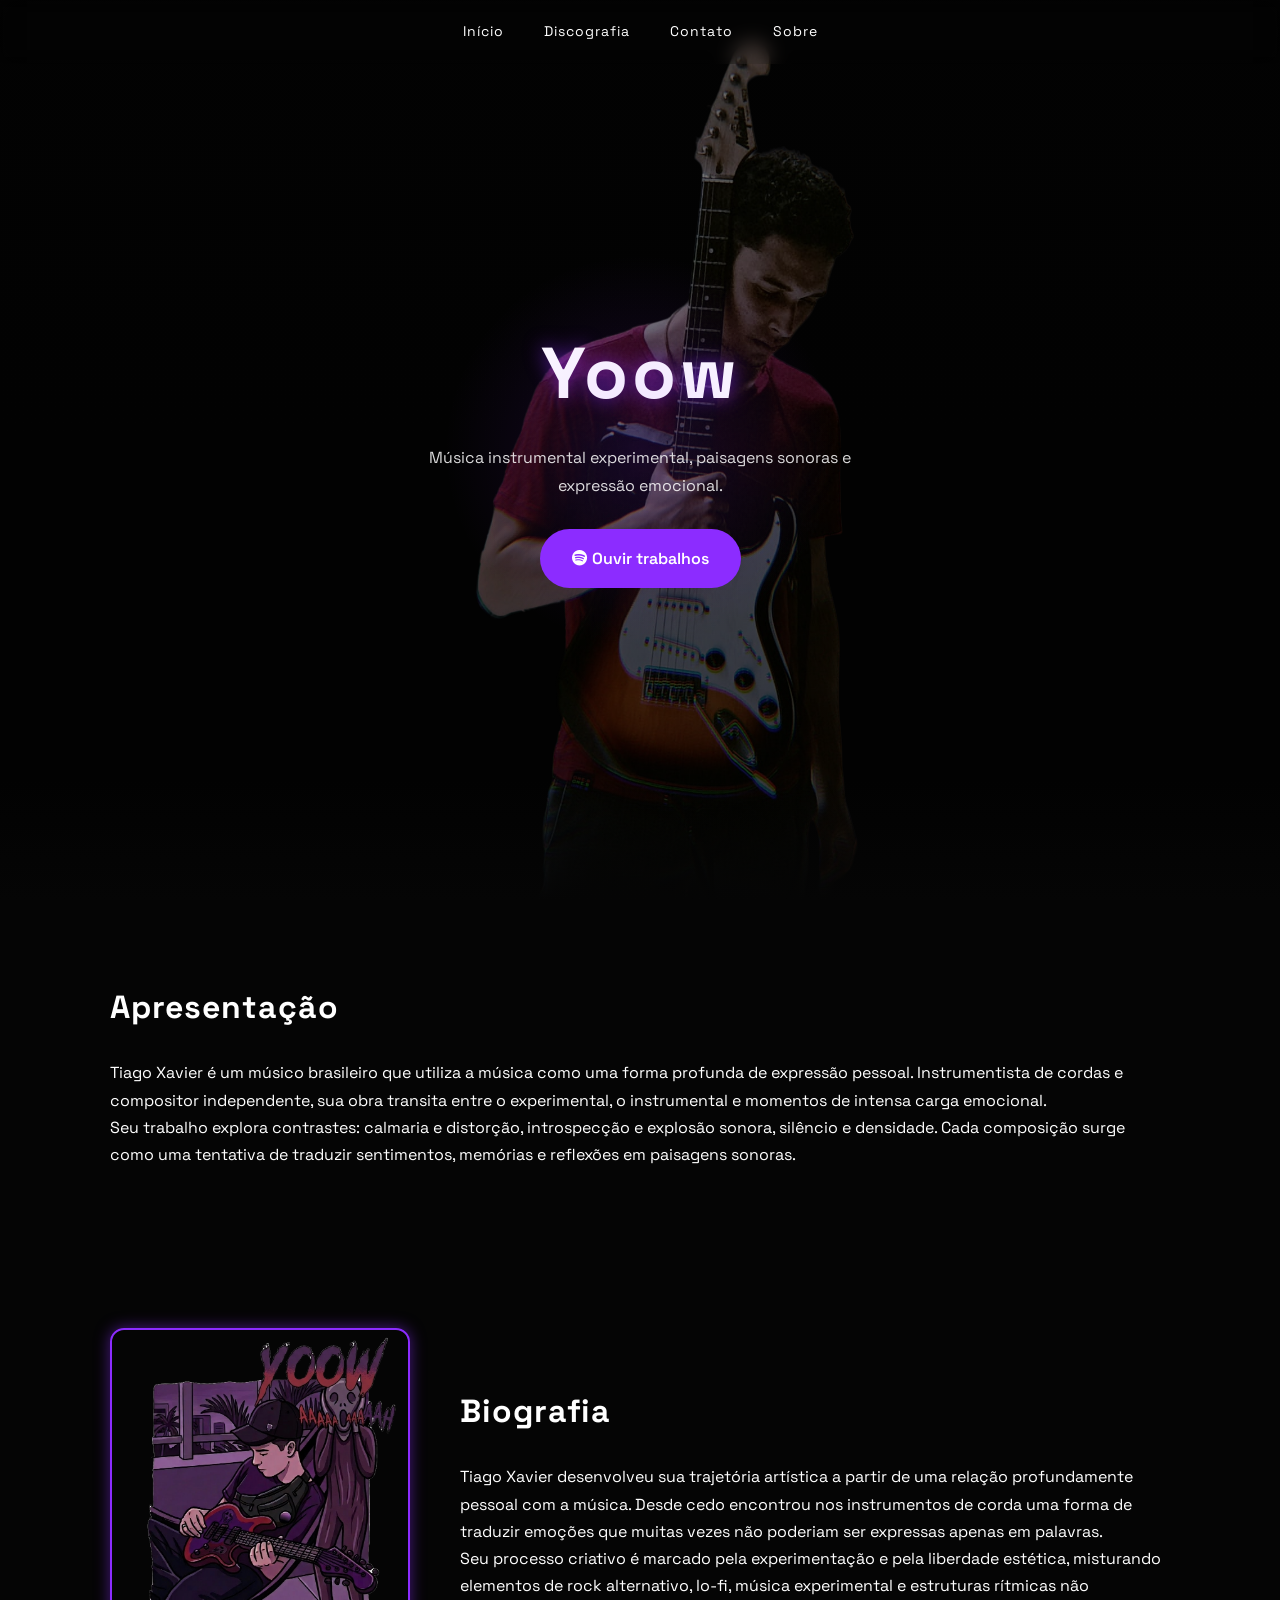
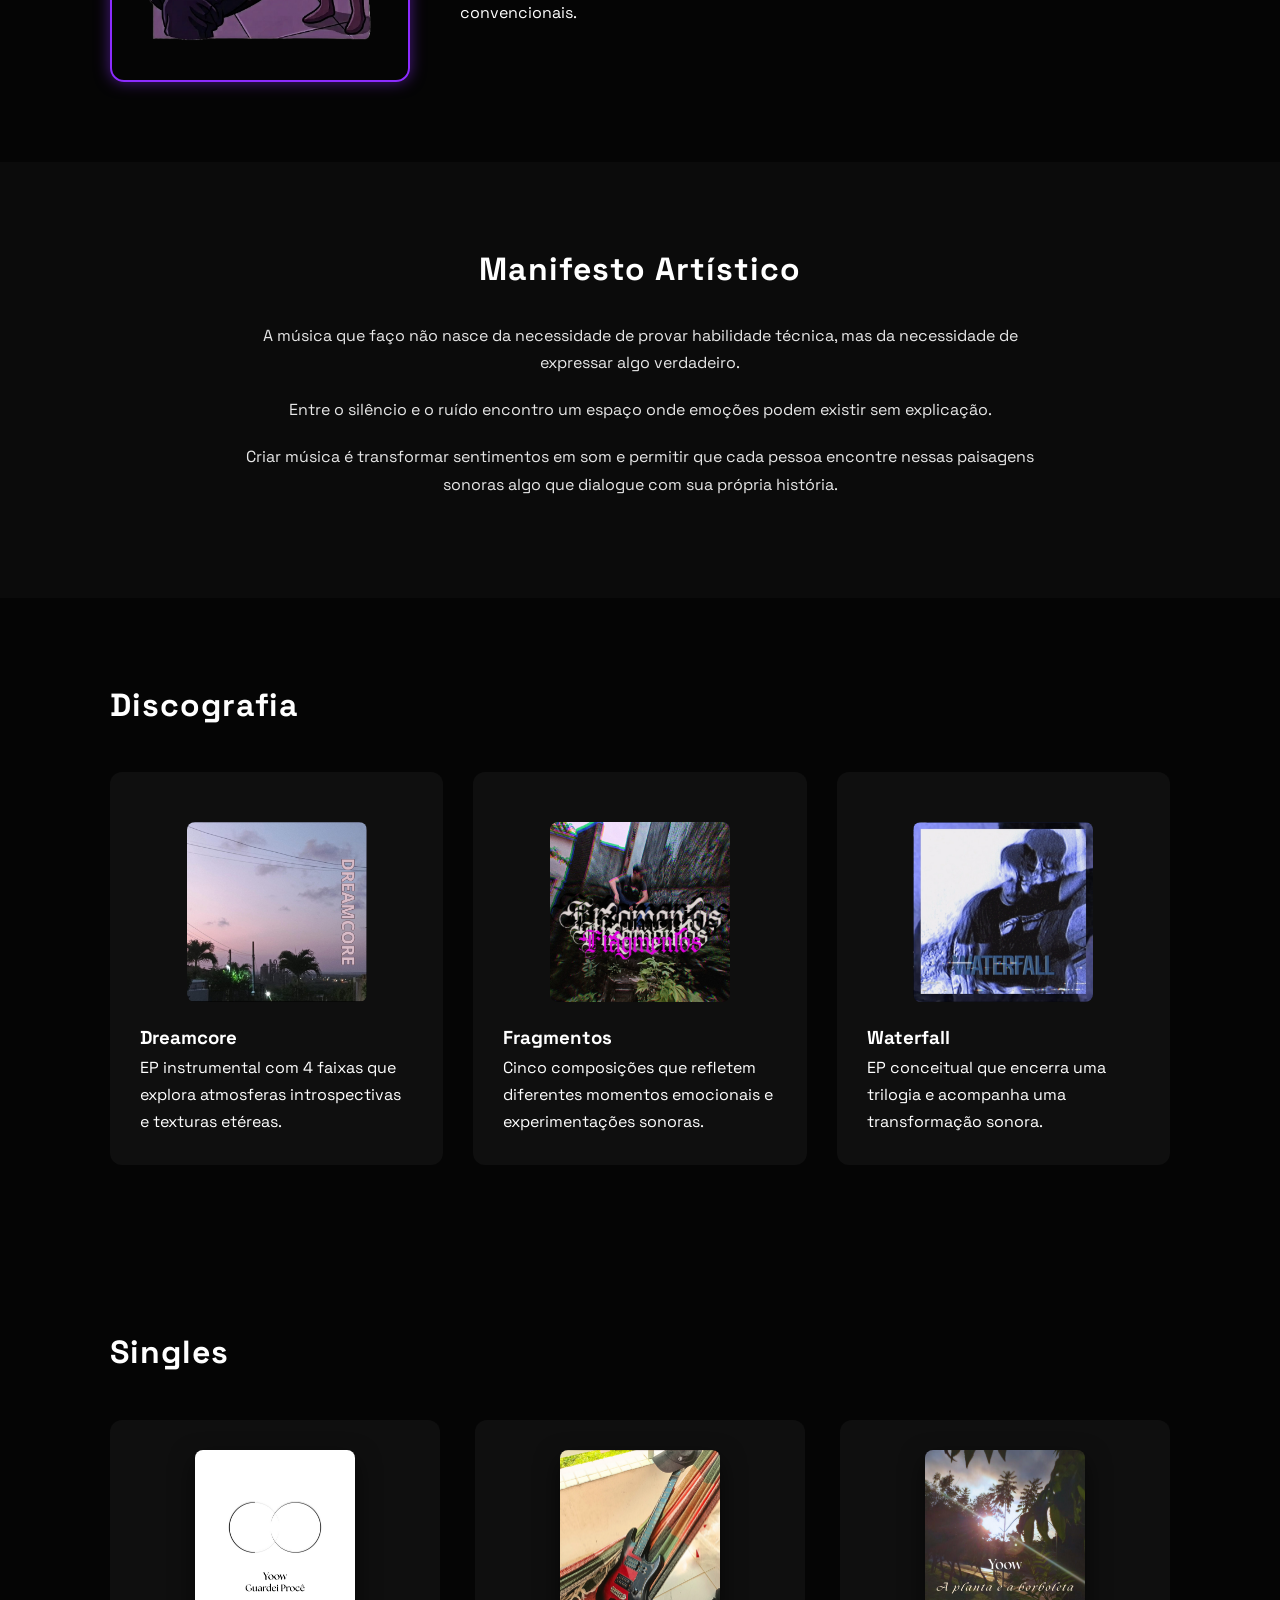
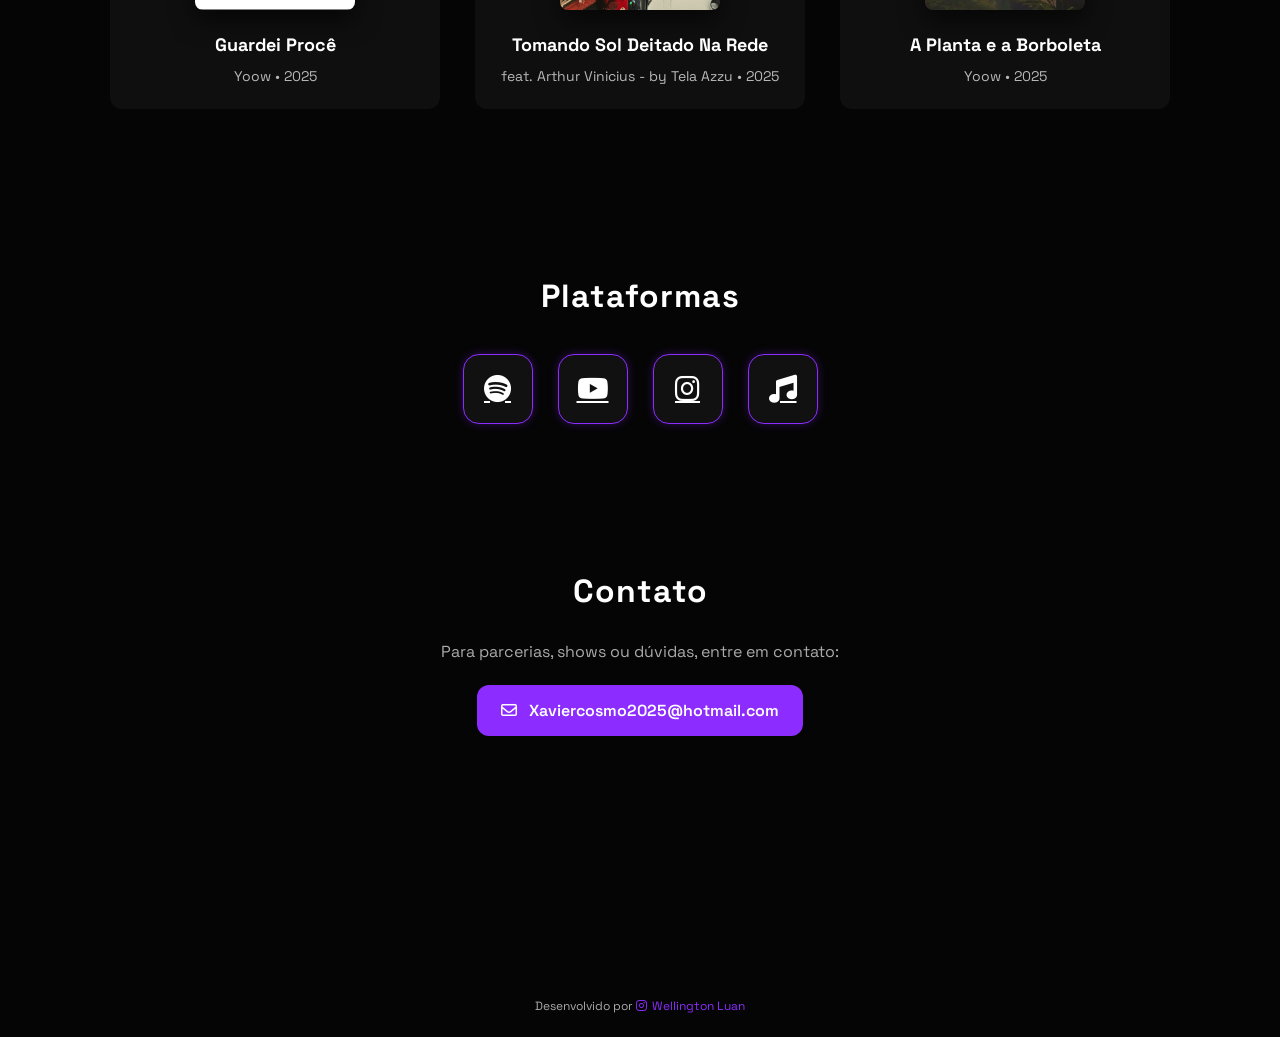
<file: index.html>
<!DOCTYPE html>
<html lang="pt-br">
<head>
<meta charset="UTF-8">
<meta name="viewport" content="width=device-width, initial-scale=1.0">
<title>Yoow</title>
<link rel="stylesheet" href="css/yoow2.css">
<link rel="icon" href="img/yoow_capa.png" type="image/png">
<link href="https://fonts.googleapis.com/css2?family=Space+Grotesk:wght@300;400;600;700&display=swap" rel="stylesheet"><link rel="stylesheet" href="https://cdnjs.cloudflare.com/ajax/libs/font-awesome/6.5.0/css/all.min.css">
</head>

<body>

    <!-- INICIO -->

    <nav class="menu">

<a href="#">Início</a>
<a href="#discografia">Discografia</a>
<a href="#contato">Contato</a>
<a href="sobre.html">Sobre</a>

</nav>


<section class="hero">

<h1>Yoow</h1>

<p>
Música instrumental experimental,
paisagens sonoras e expressão emocional.
</p>

<a href="https://open.spotify.com/intl-pt/artist/6SSBNKmizRVhVACiKExlmI?nd=1&dlsi=a9f97880e2b540a0"
class="btn"
target="_blank">

<i class="fa-brands fa-spotify"></i>
Ouvir trabalhos

</a>

</section>

    <!-- APRESENTAÇÃO -->

<section class="container">

<h2>Apresentação</h2>

<p>
Tiago Xavier é um músico brasileiro que utiliza a música como
uma forma profunda de expressão pessoal. Instrumentista de
cordas e compositor independente, sua obra transita entre o
experimental, o instrumental e momentos de intensa carga
emocional.
</p>

<p>
Seu trabalho explora contrastes: calmaria e distorção,
introspecção e explosão sonora, silêncio e densidade.
Cada composição surge como uma tentativa de traduzir
sentimentos, memórias e reflexões em paisagens sonoras.
</p>

</section>

    <!-- BIOGRAFIA -->

<section class="container bio">

<img src="img/yoow_capa.png">

<div>

<h2>Biografia</h2>

<p>
Tiago Xavier desenvolveu sua trajetória artística a partir
de uma relação profundamente pessoal com a música.
Desde cedo encontrou nos instrumentos de corda
uma forma de traduzir emoções que muitas vezes
não poderiam ser expressas apenas em palavras.
</p>

<p>
Seu processo criativo é marcado pela experimentação
e pela liberdade estética, misturando elementos de
rock alternativo, lo-fi, música experimental e
estruturas rítmicas não convencionais.
</p>

</div>

</section>

    <!-- MANIFESTO -->
<section class="manifesto">

<h2>Manifesto Artístico</h2>

<p>
A música que faço não nasce da necessidade de provar
habilidade técnica, mas da necessidade de expressar
algo verdadeiro.
</p>

<p>
Entre o silêncio e o ruído encontro um espaço onde
emoções podem existir sem explicação.
</p>

<p>
Criar música é transformar sentimentos em som e
permitir que cada pessoa encontre nessas paisagens
sonoras algo que dialogue com sua própria história.
</p>

</section>
    <!-- DISCOGRAFIA -->
    <section id="discografia" class="container">

<h2>Discografia</h2>

<div class="discografia-grid">

<a href="https://open.spotify.com/intl-pt/album/0PqGkSRfTFoLaL6LoyjLcx" target="_blank" class="album">

<img src="img/dreamcore.png" alt="Dreamcore">

<h3>Dreamcore</h3>

<p>
EP instrumental com 4 faixas que explora
atmosferas introspectivas e texturas etéreas.
</p>

</a>


<a href="https://open.spotify.com/intl-pt/album/335KVdDMD6Hvaz7FOERrZS" target="_blank" class="album">

<img src="img/fragmentos.png" alt="Fragmentos">

<h3>Fragmentos</h3>

<p>
Cinco composições que refletem diferentes
momentos emocionais e experimentações sonoras.
</p>

</a>


<a href="https://open.spotify.com/intl-pt/album/6DK042DLiz49f6bRJMBs7x" target="_blank" class="album">

<img src="img/capa1.png" alt="Waterfall">

<h3>Waterfall</h3>

<p>
EP conceitual que encerra uma trilogia
e acompanha uma transformação sonora.
</p>

</a>

</div>

</section>
    <!-- SINGLES -->
<section id="singles" class="container">

<h2>Singles</h2>
<div class="singles-grid">

<a href="https://open.spotify.com/intl-pt/album/0NbBJ3IMI9Hlo7pmMR8WeD" target="_blank" class="single">

<img src="img/guardeiproce.png" alt="Guardei Procê">

<h3>Guardei Procê</h3>

<p>Yoow • 2025</p>

</a>


<a href="https://open.spotify.com/intl-pt/album/4KuTqHRPX5qMUWXk3qqpFM" target="_blank" class="single">

<img src="img/tomandosol.png" alt="Tomando Sol Deitado Na Rede">

<h3>Tomando Sol Deitado Na Rede</h3>

<p>feat. Arthur Vinicius - by Tela Azzu  • 2025 </p>

</a>


<a href="https://open.spotify.com/intl-pt/album/46li06hRFhL8vRV7ybvmpA" target="_blank" class="single">

<img src="img/aplanta.png" alt="A Planta e a Borboleta">

<h3>A Planta e a Borboleta</h3>

<p>Yoow • 2025</p> 
</a>

</div>

</div>

</section>

<section id="plataformas" class="container plataformas">

<h2>Plataformas</h2>

<div class="platform-links">

<a href="https://open.spotify.com/intl-pt/artist/6SSBNKmizRVhVACiKExlmI" target="_blank">
<i class="fa-brands fa-spotify"></i>
</a>

<a href="https://www.youtube.com/@X4vier0_0" target="_blank">
<i class="fa-brands fa-youtube"></i>
</a>

<a href="https://www.instagram.com/yoow_br/" target="_blank">
<i class="fa-brands fa-instagram"></i>
</a>

<a href="#" target="_blank">
<i class="fa-solid fa-music"></i>
</a>

</div>

<!-- CONTATO -->
<section id="contato" class="container contato">
  <h2>Contato</h2>
  <p>Para parcerias, shows ou dúvidas, entre em contato:</p>
  <a href="mailto:xaviercosmo2025@hotmail.com" class="email-btn">
    <i class="fa-regular fa-envelope"></i> Xaviercosmo2025@hotmail.com
  </a>
</section>

</section><footer class="footer-credits">
  <p>
    Desenvolvido por 
    <a href="https://instagram.com/wellington__luan" target="_blank">
      <i class="fa-brands fa-instagram"></i>Wellington Luan
    </a>
  </p>
</footer>
<!--
╔══════════════════════════════╗
    Site desenvolvido por
        Wellington Luan
        @wellington__luan
╚══════════════════════════════╝
-->
<script>

window.addEventListener("scroll",function(){

let menu=document.querySelector(".menu");

if(window.scrollY>50){
menu.classList.add("scrolled");
}else{
menu.classList.remove("scrolled");
}

});

</script>
</body>
</html>
</file>
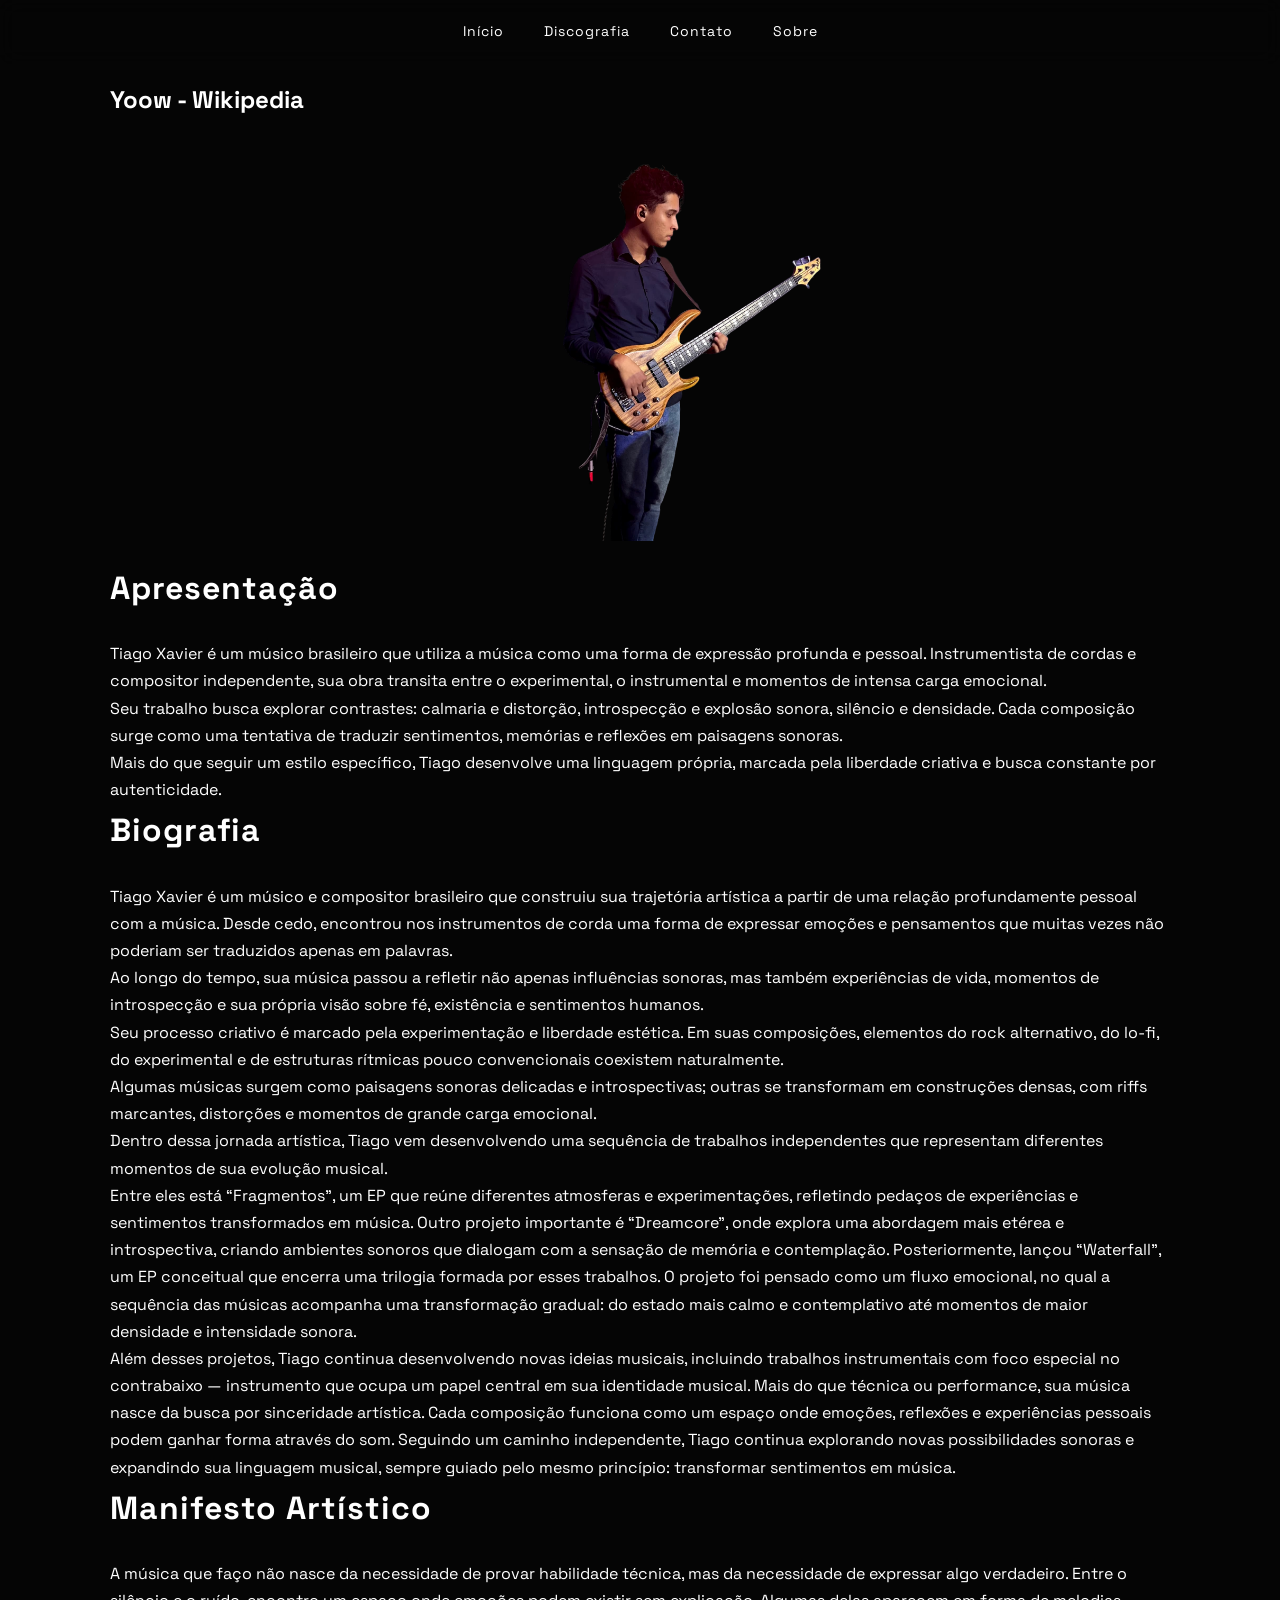
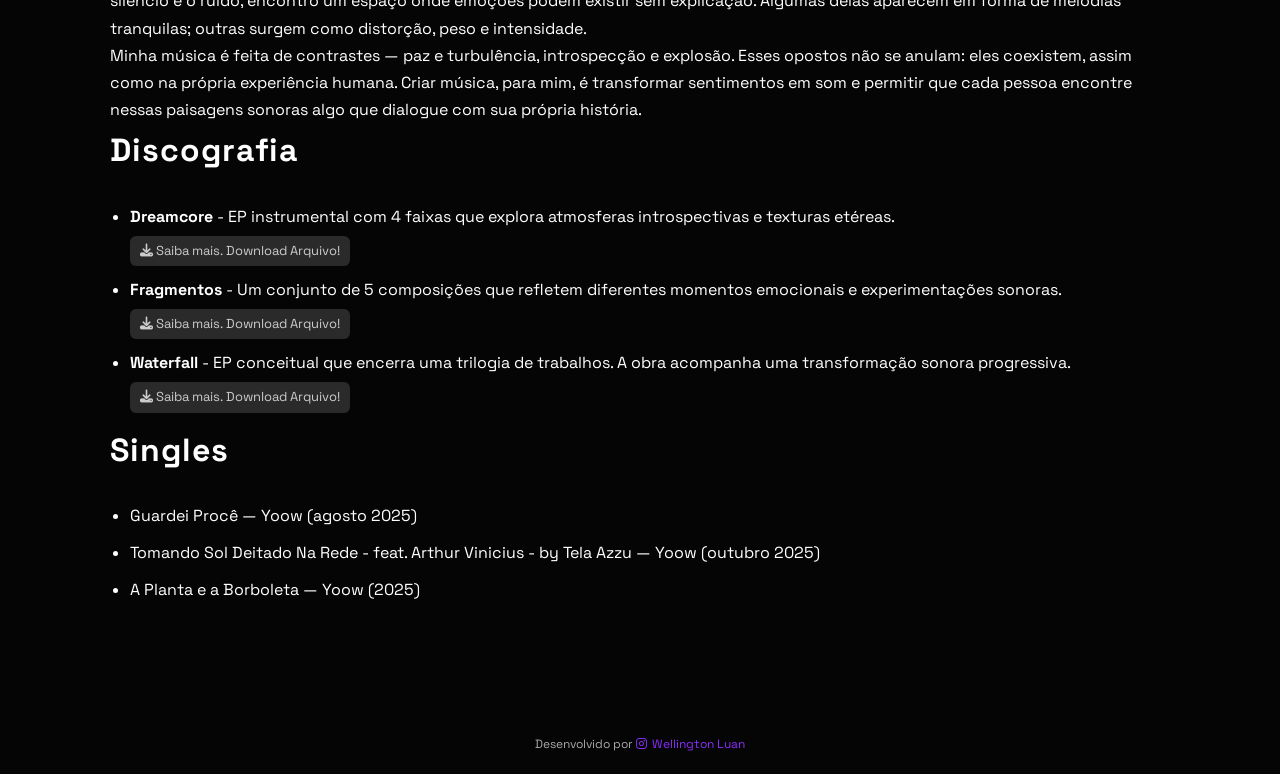
<file: sobre.html>
<!DOCTYPE html>
<html lang="pt-br">
<head>
  <meta charset="UTF-8">
  <meta name="viewport" content="width=device-width, initial-scale=1.0">
  <title>Yoow - Wikipedia</title>
  <link rel="stylesheet" href="css/yoow2.css">
  <link rel="icon" href="img/yoow_capa.png" type="image/png">
  <link rel="stylesheet" href="https://cdnjs.cloudflare.com/ajax/libs/font-awesome/6.5.0/css/all.min.css">
  <link href="https://fonts.googleapis.com/css2?family=Space+Grotesk:wght@300;400;600;700&display=swap" rel="stylesheet">
</head>
<body>

 <nav class="menu">

<a href="..">Início</a>
<a href="../#discografia">Discografia</a>
<a href="../#contato">Contato</a>
<a href="sobre.html">Sobre</a>

</nav>


  <!-- SOBRE -->
   
  <section class="container sobre">
    
    <h1>Yoow - Wikipedia</h1>
<img src="img/principal.png" alt="Yoow" class="wikipedia-top-img">
    <!-- APRESENTAÇÃO -->
    <h2>Apresentação</h2>
    <p>
      Tiago Xavier é um músico brasileiro que utiliza a música como uma forma de expressão profunda e pessoal.
      Instrumentista de cordas e compositor independente, sua obra transita entre o experimental, o instrumental e momentos de intensa carga emocional.
    </p>
    <p>
      Seu trabalho busca explorar contrastes: calmaria e distorção, introspecção e explosão sonora, silêncio e densidade.
      Cada composição surge como uma tentativa de traduzir sentimentos, memórias e reflexões em paisagens sonoras.
    </p>
    <p>
      Mais do que seguir um estilo específico, Tiago desenvolve uma linguagem própria, marcada pela liberdade criativa e busca constante por autenticidade.
    </p>

    <!-- BIOGRAFIA -->
    <h2>Biografia</h2>
    <p>
      Tiago Xavier é um músico e compositor brasileiro que construiu sua trajetória artística a partir de uma relação profundamente pessoal com a música.
      Desde cedo, encontrou nos instrumentos de corda uma forma de expressar emoções e pensamentos que muitas vezes não poderiam ser traduzidos apenas em palavras.
    </p>
    <p>
      Ao longo do tempo, sua música passou a refletir não apenas influências sonoras, mas também experiências de vida, momentos de introspecção e sua própria visão sobre fé, existência e sentimentos humanos.
    </p>
    <p>
      Seu processo criativo é marcado pela experimentação e liberdade estética. Em suas composições, elementos do rock alternativo, do lo-fi, do experimental e de estruturas rítmicas pouco convencionais coexistem naturalmente.
    </p>
    <p>
      Algumas músicas surgem como paisagens sonoras delicadas e introspectivas; outras se transformam em construções densas, com riffs marcantes, distorções e momentos de grande carga emocional.
    </p>
    <p>
      Dentro dessa jornada artística, Tiago vem desenvolvendo uma sequência de trabalhos independentes que representam diferentes momentos de sua evolução musical.
    </p>
    <p>
      Entre eles está “Fragmentos”, um EP que reúne diferentes atmosferas e experimentações, refletindo pedaços de experiências e sentimentos transformados em música.
      Outro projeto importante é “Dreamcore”, onde explora uma abordagem mais etérea e introspectiva, criando ambientes sonoros que dialogam com a sensação de memória e contemplação.
      Posteriormente, lançou “Waterfall”, um EP conceitual que encerra uma trilogia formada por esses trabalhos. O projeto foi pensado como um fluxo emocional, no qual a sequência das músicas acompanha uma transformação gradual: do estado mais calmo e contemplativo até momentos de maior densidade e intensidade sonora.
    </p>
    <p>
      Além desses projetos, Tiago continua desenvolvendo novas ideias musicais, incluindo trabalhos instrumentais com foco especial no contrabaixo — instrumento que ocupa um papel central em sua identidade musical.
      Mais do que técnica ou performance, sua música nasce da busca por sinceridade artística. Cada composição funciona como um espaço onde emoções, reflexões e experiências pessoais podem ganhar forma através do som.
      Seguindo um caminho independente, Tiago continua explorando novas possibilidades sonoras e expandindo sua linguagem musical, sempre guiado pelo mesmo princípio: transformar sentimentos em música.
    </p>

    <!-- MANIFESTO ARTÍSTICO -->
    <h2>Manifesto Artístico</h2>
    <p>
      A música que faço não nasce da necessidade de provar habilidade técnica, mas da necessidade de expressar algo verdadeiro.
      Entre o silêncio e o ruído, encontro um espaço onde emoções podem existir sem explicação.
      Algumas delas aparecem em forma de melodias tranquilas; outras surgem como distorção, peso e intensidade.
    </p>
    <p>
      Minha música é feita de contrastes — paz e turbulência, introspecção e explosão. Esses opostos não se anulam: eles coexistem, assim como na própria experiência humana.
      Criar música, para mim, é transformar sentimentos em som e permitir que cada pessoa encontre nessas paisagens sonoras algo que dialogue com sua própria história.
    </p>

    <!-- DISCOGRAFIA -->
 <h2>Discografia</h2>
<ul>
  <li>
    <strong>Dreamcore</strong> - EP instrumental com 4 faixas que explora atmosferas introspectivas e texturas etéreas.
    <br>
    <a href="downloads/Dreamcore.docx" class="btn-download" download>
        <i class="fa-solid fa-download"></i> Saiba mais. Download Arquivo!
    </a>
  </li>
  <li>
    <strong>Fragmentos</strong> - Um conjunto de 5 composições que refletem diferentes momentos emocionais e experimentações sonoras.
    <br>
    <a href="downloads/Fragmentos entrevista Tiago xavier.docx" class="btn-download" download>
       <i class="fa-solid fa-download"></i> Saiba mais. Download Arquivo!
    </a>
  </li>
  <li>
    <strong>Waterfall</strong> - EP conceitual que encerra uma trilogia de trabalhos. A obra acompanha uma transformação sonora progressiva.
    <br>
    <a href="downloads/🎤 Tiago Xavier fala sobre o EP Waterfall.docx" class="btn-download" download>
       <i class="fa-solid fa-download"></i> Saiba mais. Download Arquivo!
    </a>
  </li>
</ul>

    <!-- SINGLES -->
    <h2>Singles</h2>
    <ul>
      <li>Guardei Procê — Yoow (agosto 2025)</li>
      <li>Tomando Sol Deitado Na Rede - feat. Arthur Vinicius - by Tela Azzu — Yoow (outubro 2025)</li>
      <li>A Planta e a Borboleta — Yoow (2025)</li>
    </ul>

  </section>

</section>


</section><footer class="footer-credits">
  <p>
    Desenvolvido por 
    <a href="https://instagram.com/wellington__luan" target="_blank">
      <i class="fa-brands fa-instagram"></i>Wellington Luan
    </a>
  </p>
</footer>
<!--
╔══════════════════════════════╗
    Site desenvolvido por
        Wellington Luan
        @wellington__luan
╚══════════════════════════════╝
-->

</body>
</html>
</file>
<file: css/yoow2.css>
/* RESET */

*{
margin:0;
padding:0;
box-sizing:border-box;
}

html{
scroll-behavior:smooth;
}

body{
font-family:'Space Grotesk', sans-serif;
background-color:#050505;
color:white;
line-height:1.7;
}

/* CONTAINER */

.container{
max-width:1100px;
margin:auto;
padding:80px 20px;
}

/* HERO */

.hero{

position:relative;

height:100vh;

display:flex;
flex-direction:column;
align-items:center;
justify-content:center;

text-align:center;

background:
linear-gradient(
rgba(0,0,0,0.5),
rgba(0,0,0,0.7)
),
url("../img/yoow_tigas.png");

background-size:cover;
background-position:center;
background-repeat:no-repeat;
}

.hero h1{
font-size:72px;
letter-spacing:4px;
margin-bottom:10px;

text-shadow:0 0 20px rgba(140,44,255,0.7);
}

.hero p{
max-width:500px;
opacity:0.85;
margin-bottom:30px;
}

/* fade inferior */

.hero::after{
content:"";
position:absolute;
bottom:0;
left:0;

width:100%;
height:120px;

background:linear-gradient(
transparent,
#050505
);
}

.hero::before{
content:"";
position:absolute;
inset:0;

background:radial-gradient(circle,
rgba(140,44,255,0.15),
transparent 25%);


}


/* desktop */

@media (min-width:900px){

.hero{
background-size:contain;
background-position:center;
background-repeat:no-repeat;
}

}
/* BOTÃO */
.btn{

display:inline-block;

padding:16px 32px;

background:#8c2cff;

color:white;

text-decoration:none;

border-radius:30px;

font-weight:600;

transition:0.3s;

position:relative;
z-index:2;

}

.btn:hover{

background:#a855ff;

transform:translateY(-2px);

}
/* TITULOS */

h2{
font-size:32px;
margin-bottom:25px;
letter-spacing:1px;
}

/* BIO */

.bio{
display:flex;
gap:50px;
align-items:center;
}

.bio img{
width:300px;
border-radius:14px;

border:2px solid #8c2cff;

box-shadow:0 0 15px rgba(140,44,255,0.5);
}

/* MANIFESTO */

.manifesto{
background:#0b0b0b;
padding:80px 20px;

text-align:center;
}

.manifesto p{
max-width:800px;
margin:auto;
margin-bottom:20px;
opacity:0.9;
}

/* DISCOGRAFIA */
.discografia-grid{

display:grid;
grid-template-columns:repeat(auto-fit,minmax(250px,1fr));
gap:30px;
margin-top:40px;

}

.album{

text-decoration:none;
color:white;

display:block;

background:#0f0f0f;
padding:30px;

border-radius:12px;

transition:all 0.3s ease;

}
.album img{

width:180px;
height:180px;

object-fit:cover;

margin:20px auto;

display:block;

border-radius:8px;

}

.album:hover{

transform:translateY(-6px);

box-shadow:0 10px 30px rgba(140,44,255,0.4);

}

.discografia h2{
    text-align: center;
}
/* LISTA */

ul{
margin-top:20px;
padding-left:20px;
}

li{
margin-bottom:10px;
}

/* RESPONSIVO */

@media (max-width:768px){

.hero h1{
font-size:42px;
}

.container{
padding:60px 20px;
}

.bio{
flex-direction:column;
text-align:center;
}

.bio img{
width:100%;
max-width:320px;
}

}

/* MENU */

.menu{
position:fixed;
top:0;
width:100%;

display:flex;
justify-content:center;
gap:30px;

padding:18px;

background:rgba(0,0,0,0.6);
backdrop-filter:blur(10px);

z-index:999;
}

.menu a{
text-decoration:none;
color:white;
font-size:14px;
letter-spacing:1px;

transition:0.25s;
}

.menu a:hover{
color:#8c2cff;
}

/* PLATAFORMAS */

.plataformas{
text-align:center;
}

.platform-links{

display:flex;
justify-content:center;
gap:25px;
margin-top:30px;

flex-wrap:wrap;
}

.platform-links a{

width:70px;
height:70px;

display:flex;
align-items:center;
justify-content:center;

font-size:28px;

color:white;

background:#111;

border-radius:16px;

border:1px solid #8c2cff;

transition:0.25s;

box-shadow:0 0 10px rgba(140,44,255,0.3);

}

.platform-links a:hover{

transform:translateY(-4px) scale(1.05);

box-shadow:
0 0 15px #8c2cff,
0 0 35px rgba(140,44,255,0.7);

background:#151515;

}

.menu{

position:fixed;
top:0;
left:0;

width:100%;

display:flex;
justify-content:center;
gap:40px;

padding:20px;

background:transparent;

z-index:1000;

transition:all 0.3s ease;

}

.menu.scrolled{
background:#050505;
box-shadow:0 5px 20px rgba(0,0,0,0.6);
}

/* singles */

.singles-grid{

display:grid;
grid-template-columns:repeat(auto-fit,minmax(220px,1fr));
gap:35px;
margin-top:40px;

}

.single{

display:block;

background:#0f0f0f;

padding:20px;

border-radius:12px;

text-align:center;

text-decoration:none;

color:white;

transition:all 0.3s ease;

}

.single img{

width:160px;
height:160px;

object-fit:cover;

margin:10px auto 20px;

display:block;

border-radius:8px;

box-shadow:0 10px 25px rgba(0,0,0,0.6);

}

.single h3{

font-size:18px;
margin-bottom:5px;

}

.single p{

opacity:0.7;
font-size:14px;

}

.single:hover{

transform:translateY(-6px);

box-shadow:0 10px 30px rgba(140,44,255,0.4);

}

/* CONTATO */
.contato {
  text-align: center;
  margin: 60px 0;
}

.contato h2 {
  font-size: 32px;
  margin-bottom: 20px;
  color: #fff;
}

.contato p {
  font-size: 16px;
  margin-bottom: 20px;
  color: #aaa;
}

.email-btn {
  display: inline-block;
  padding: 12px 24px;
  border-radius: 12px;
  background: #8c2cff;
  color: #fff;
  font-weight: 600;
  text-decoration: none;
  transition: 0.3s;
}

.email-btn i {
  margin-right: 8px;
}

.email-btn:hover {
  background: #6a00ff;
  box-shadow: 0 8px 20px rgba(140,44,255,0.5);
  transform: translateY(-2px);
}

/* Rodapé discreto */
.footer-credits{
  text-align:center;
  font-size:12px;
  color:#aaa;
  margin:40px 0 20px;
  font-family:'Space Grotesk', sans-serif;
}

.footer-credits a{
  color:#8c2cff; /* roxo do tema */
  text-decoration:none;
  transition:0.3s;
}

.footer-credits a:hover{
  color:#fff;
}

.footer-credits i{
  margin-right:5px; /* espaçamento entre ícone e nome */
}

.wikipedia-top-img {
  width: 100%;       /* ocupa toda a largura do container */
  max-width: 400px;  /* ou ajuste para o tamanho que quiser */
  display: block;
  margin: 20px auto; /* centraliza e dá espaço acima e abaixo */

}

.btn-download {
  display: inline-block;
  margin-top: 6px; /* distancia do texto */
  padding: 4px 10px;
  background: #2a2a2a; /* mais discreto */
  color: #ccc; /* cor clara, suave */
  font-size: 13px;
  border-radius: 6px;
  text-decoration: none;
  transition: all 0.2s;
}

.btn-download:hover {
  background: #3c3c3c; /* leve efeito ao passar o mouse */
  color: white;
}
</file>
